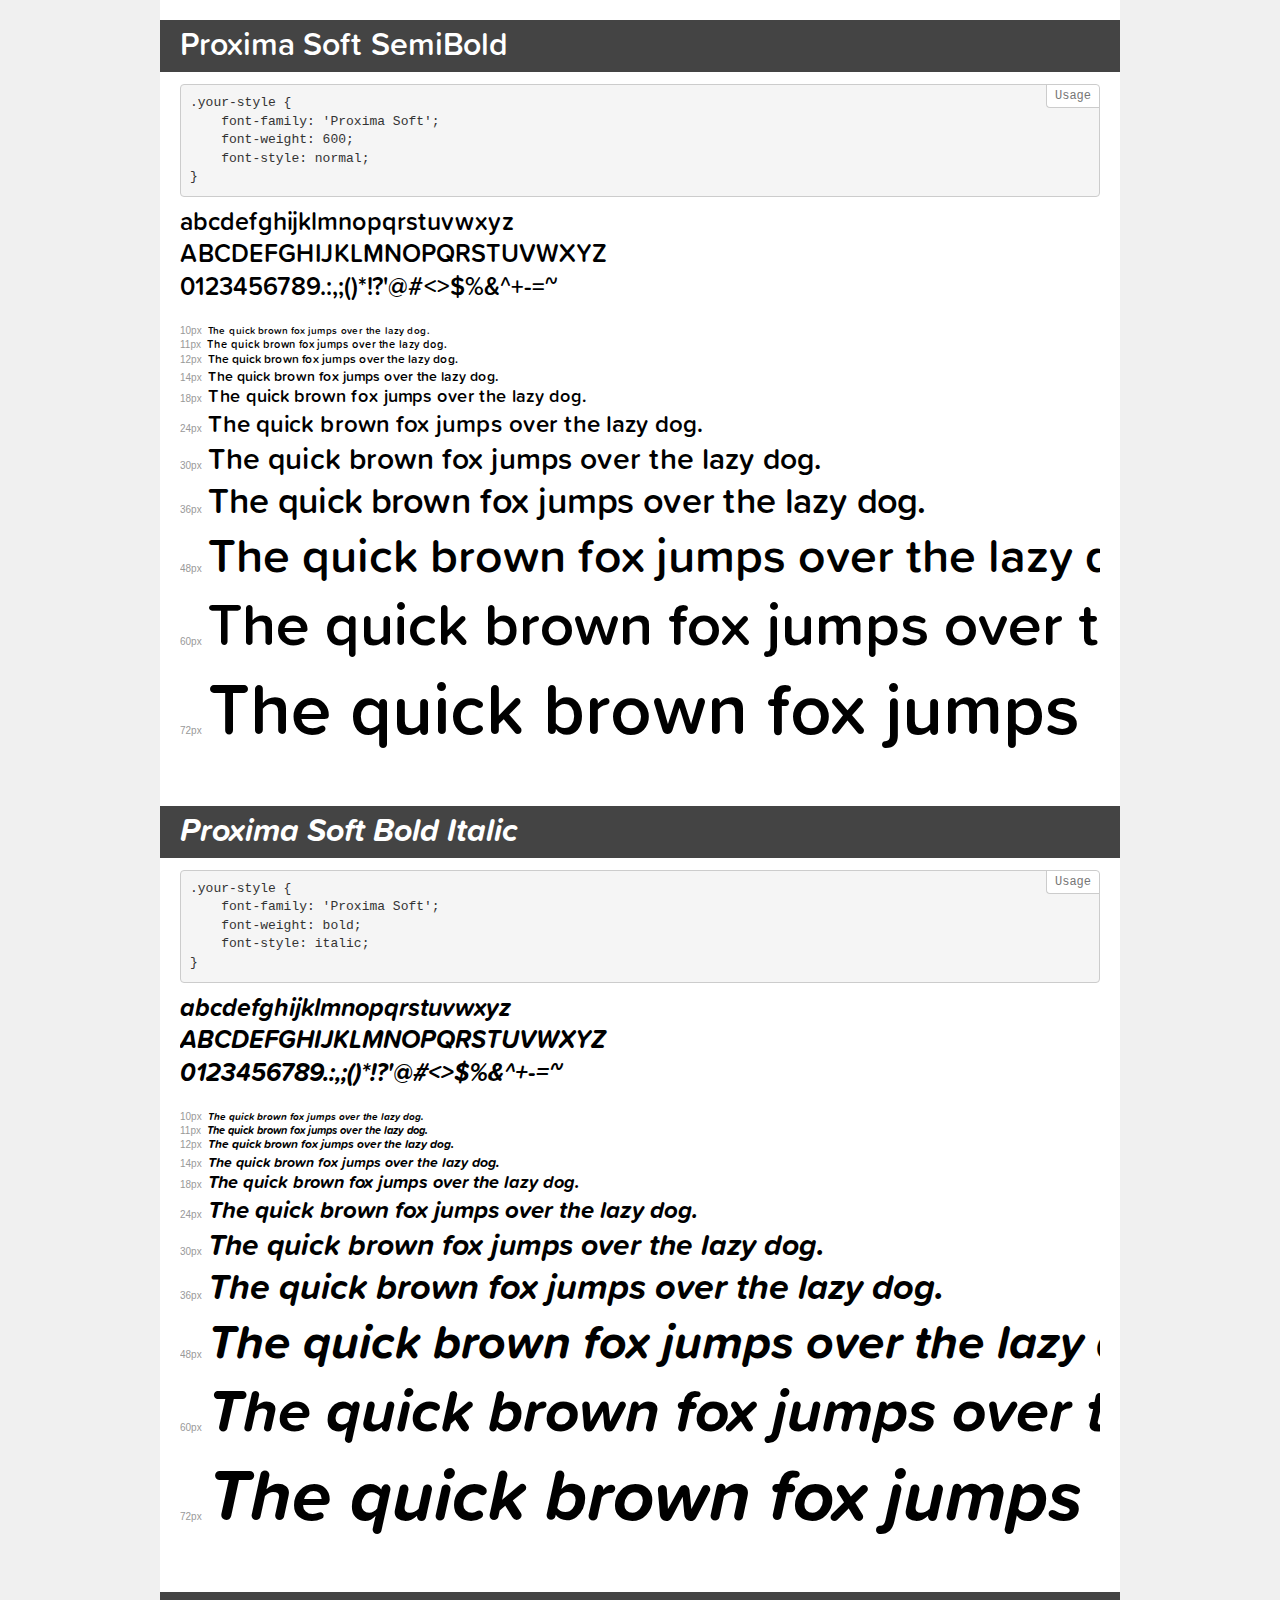
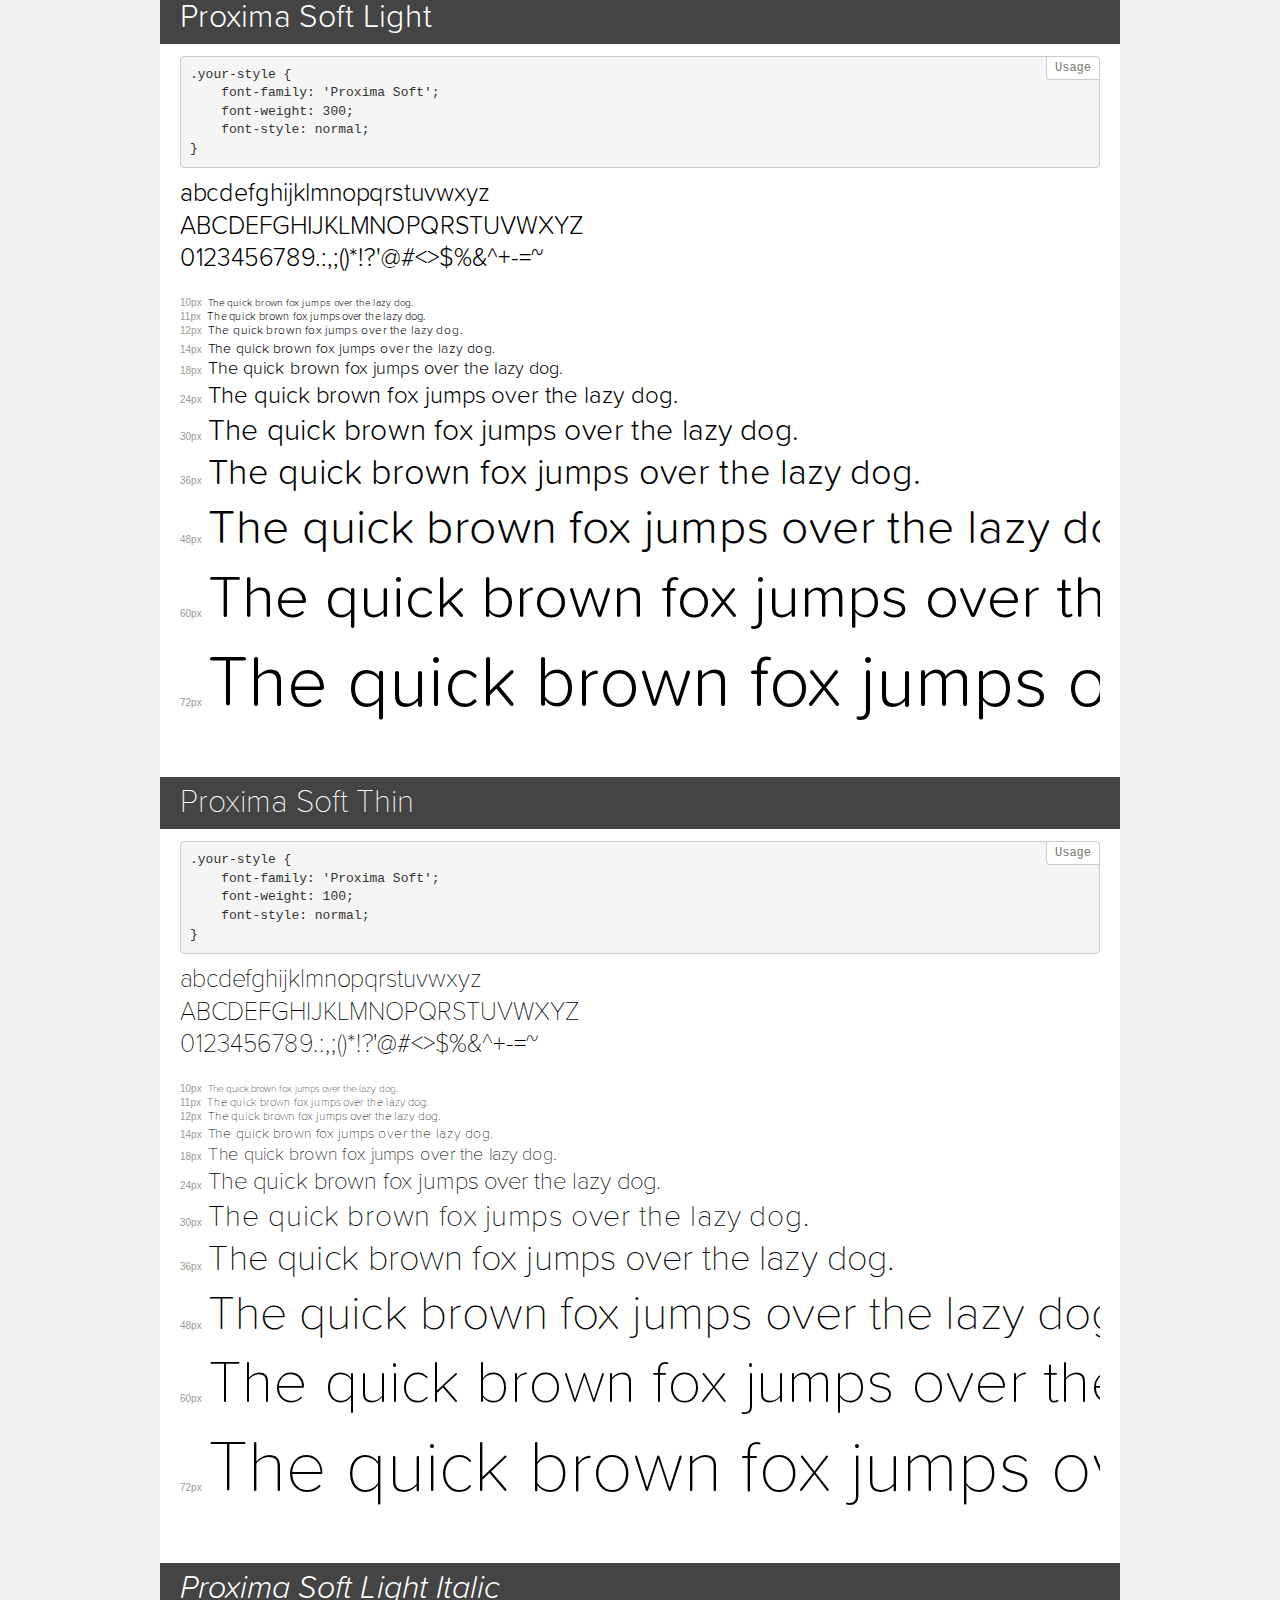
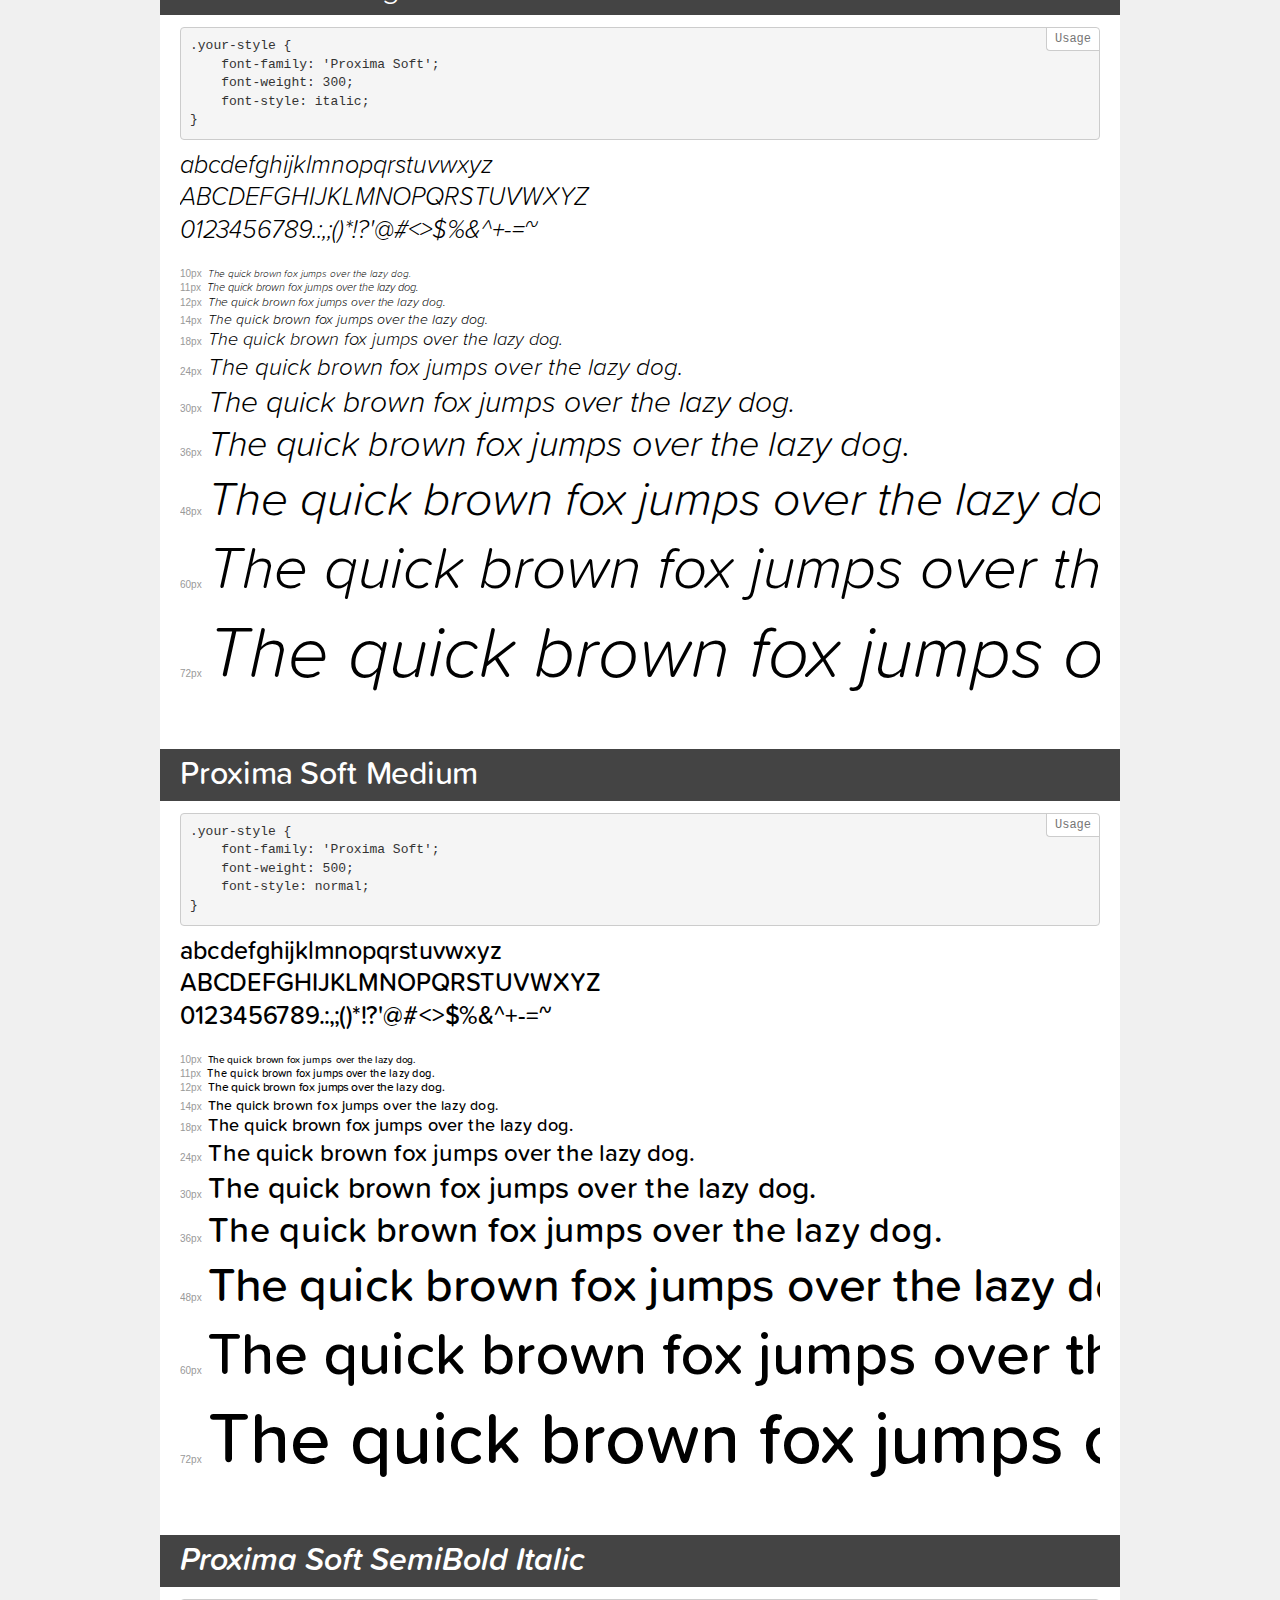
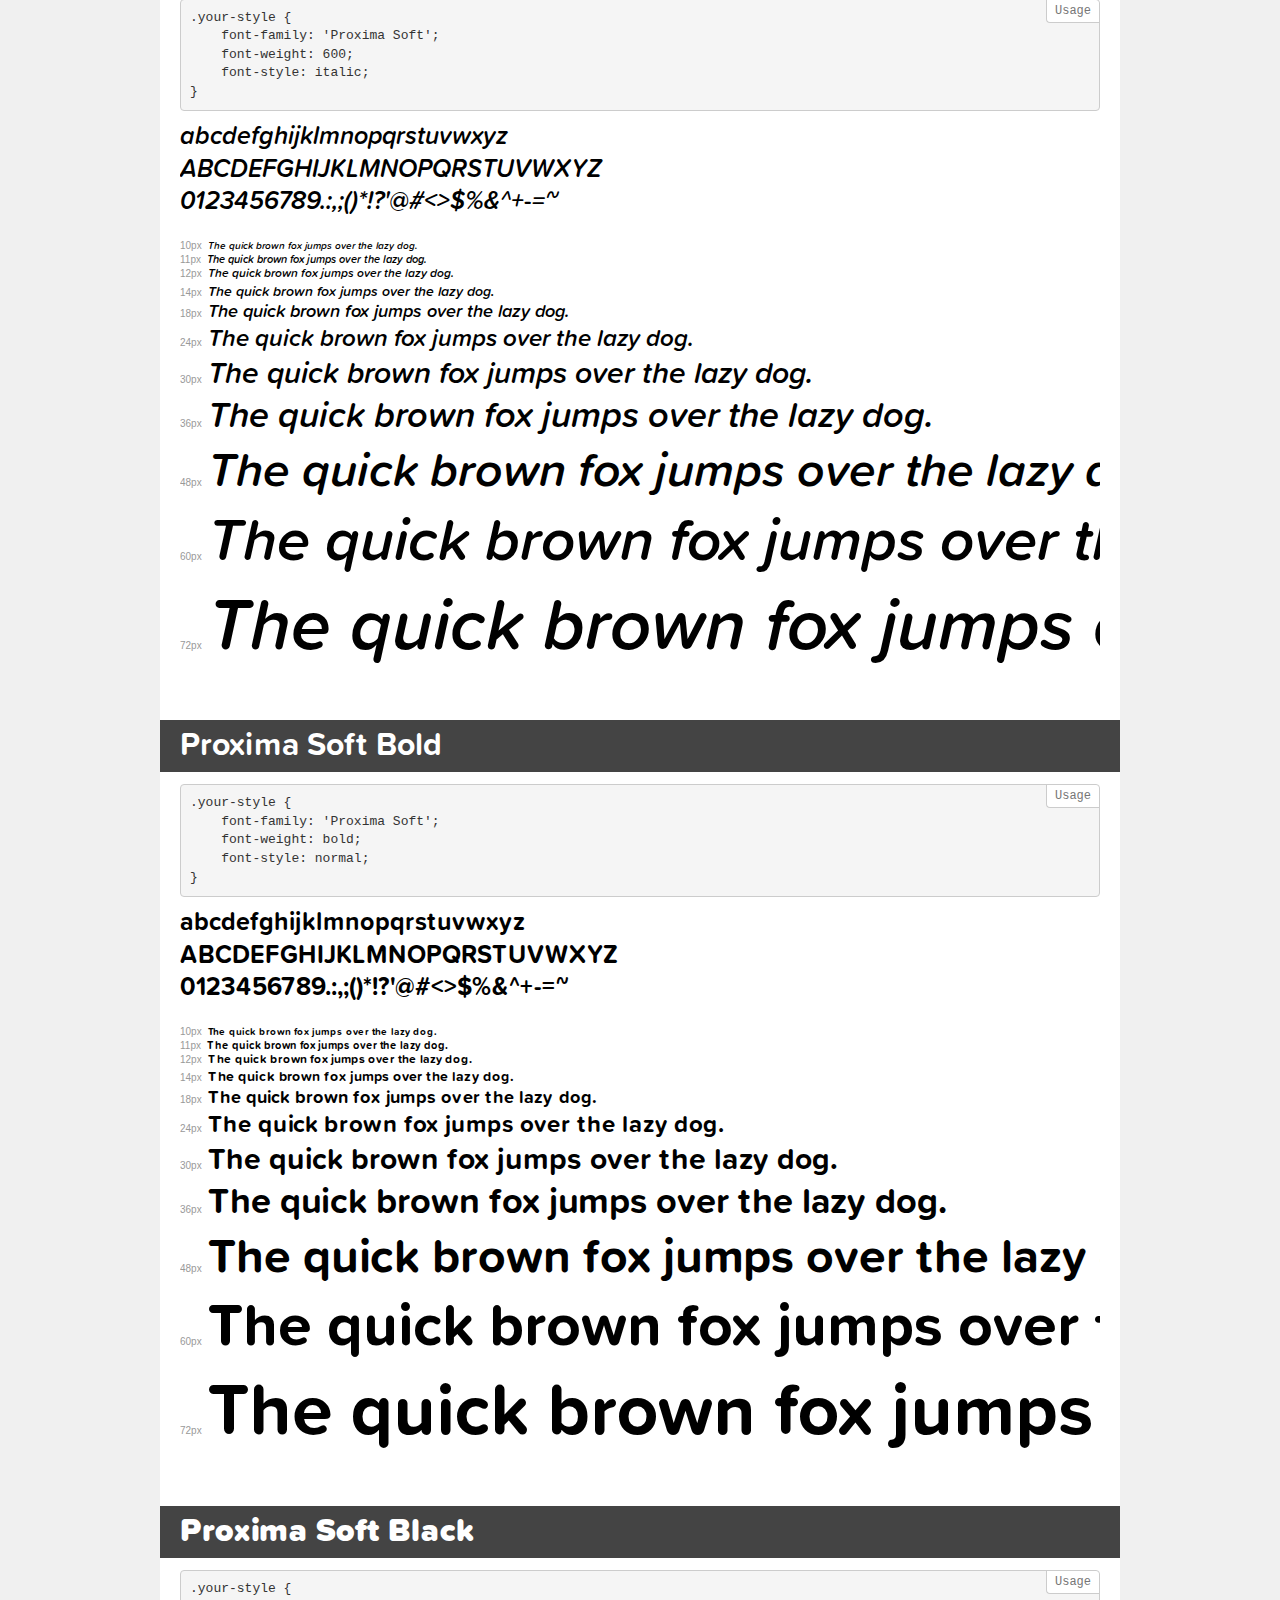
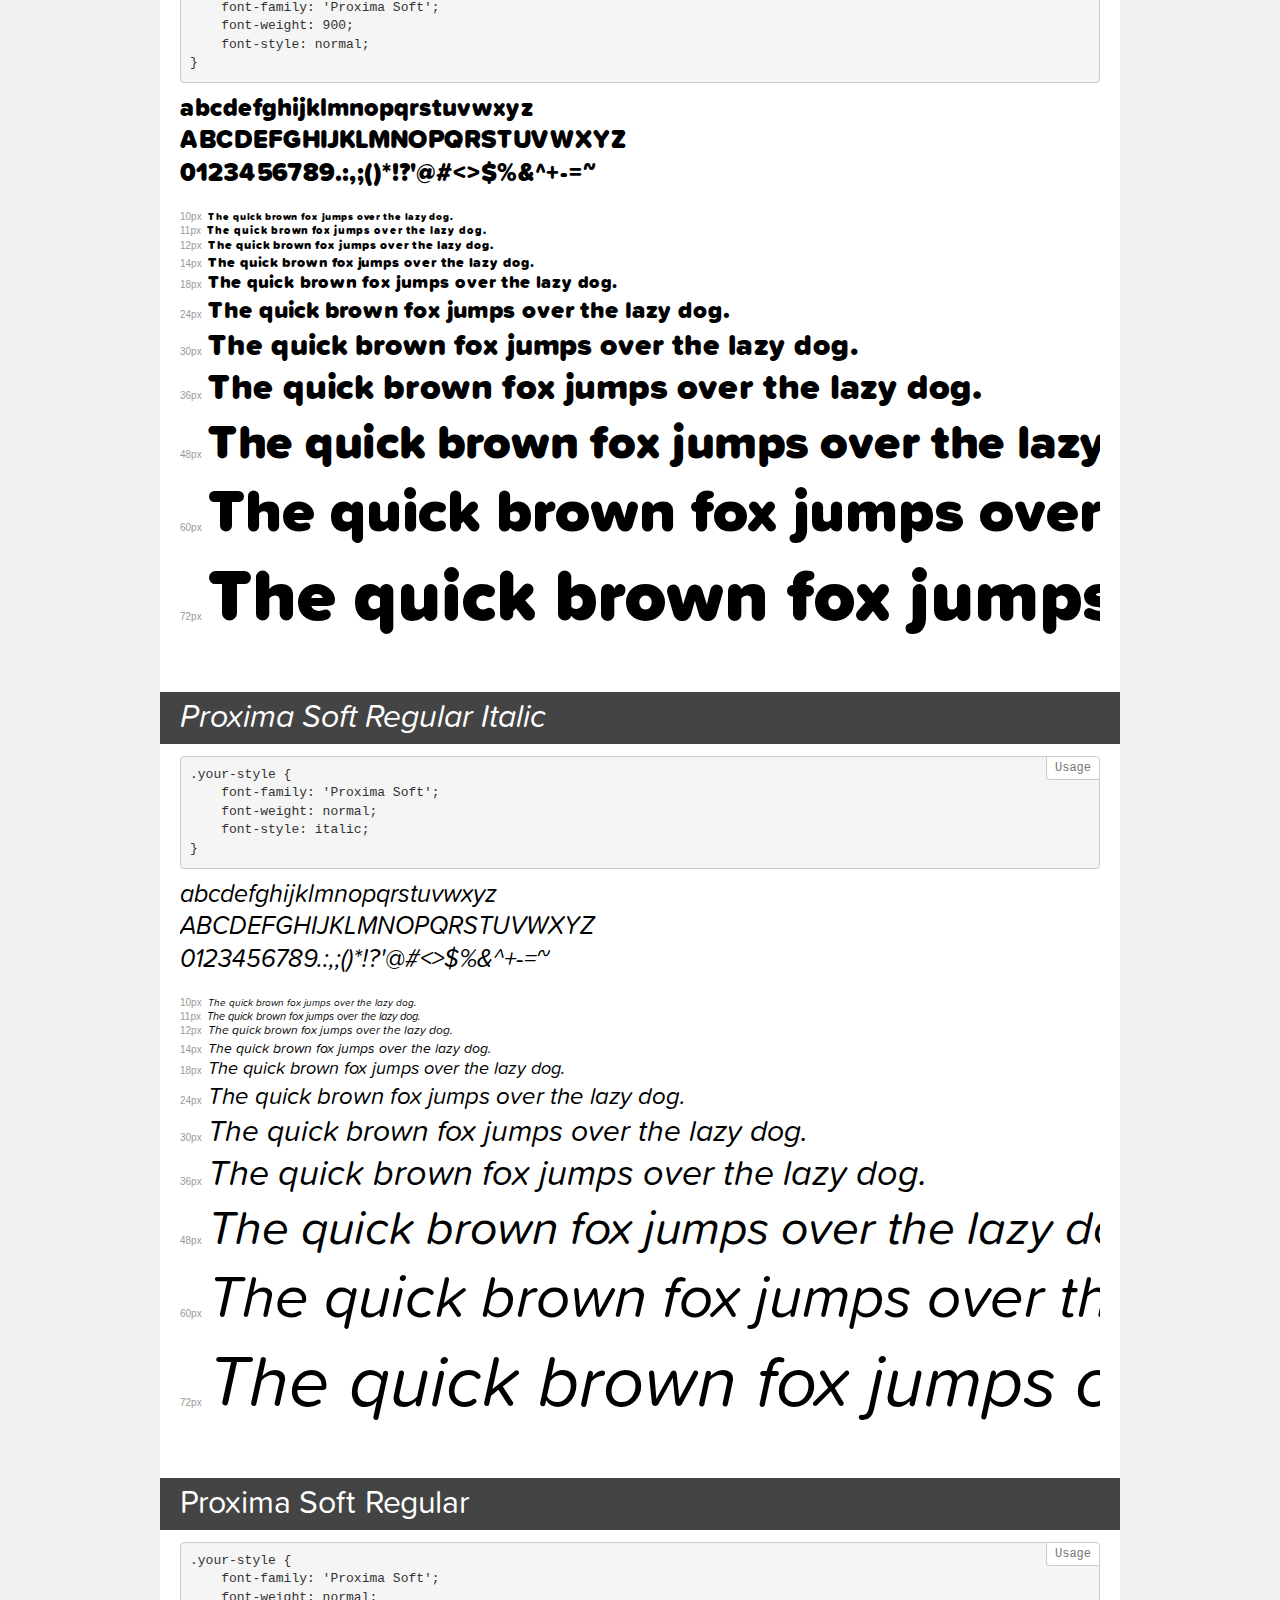
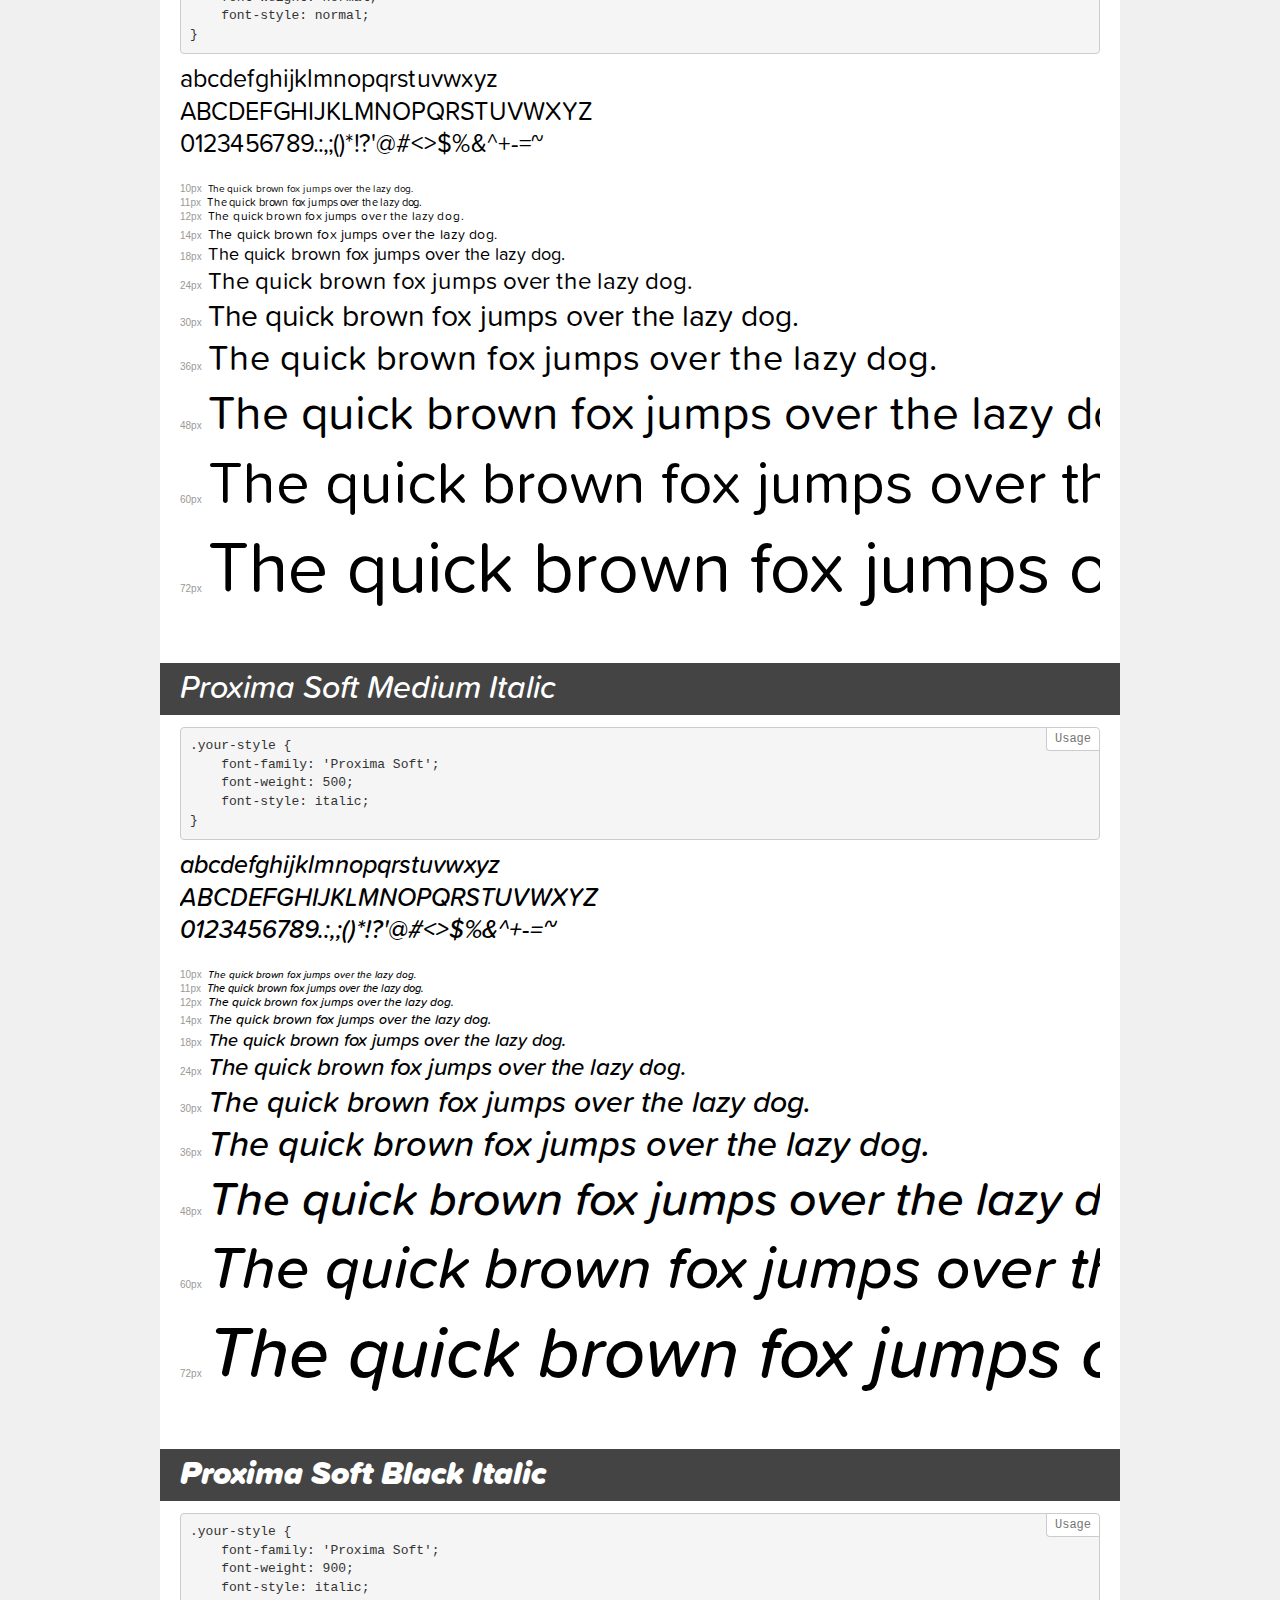
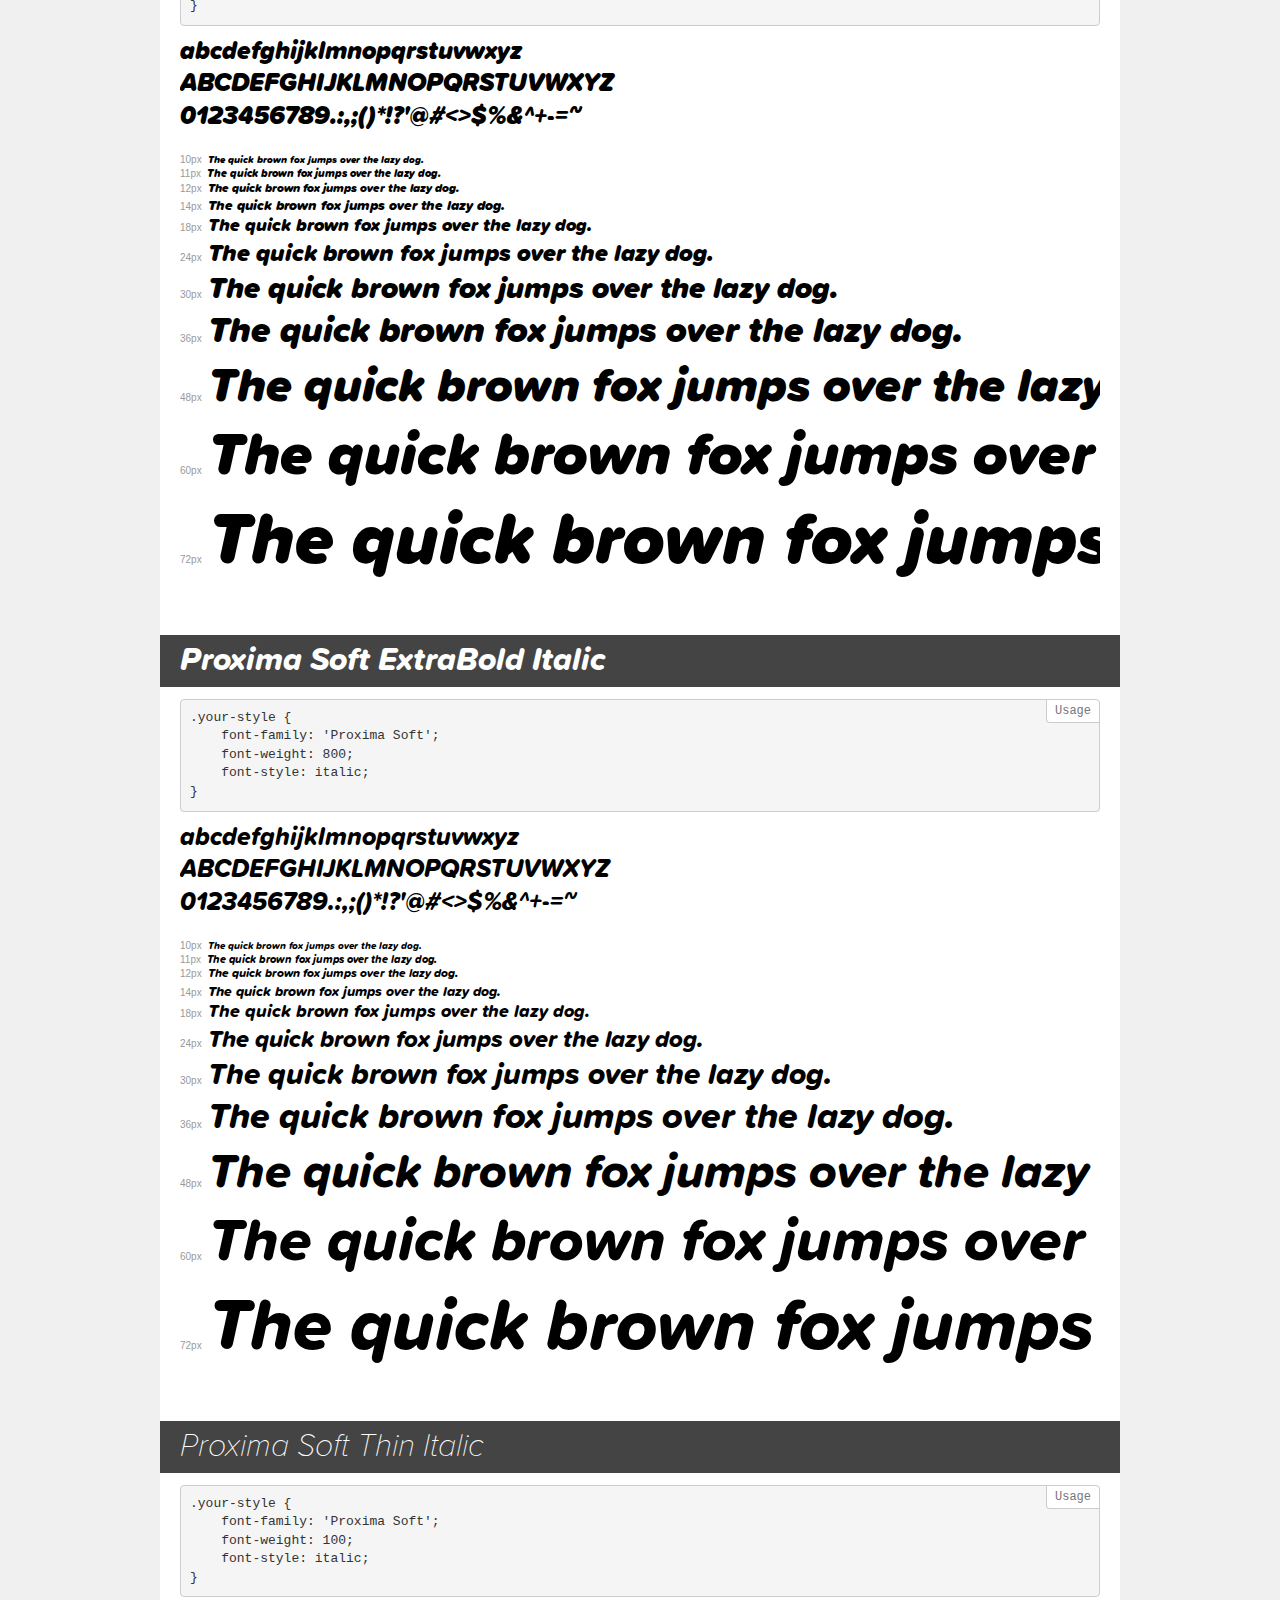
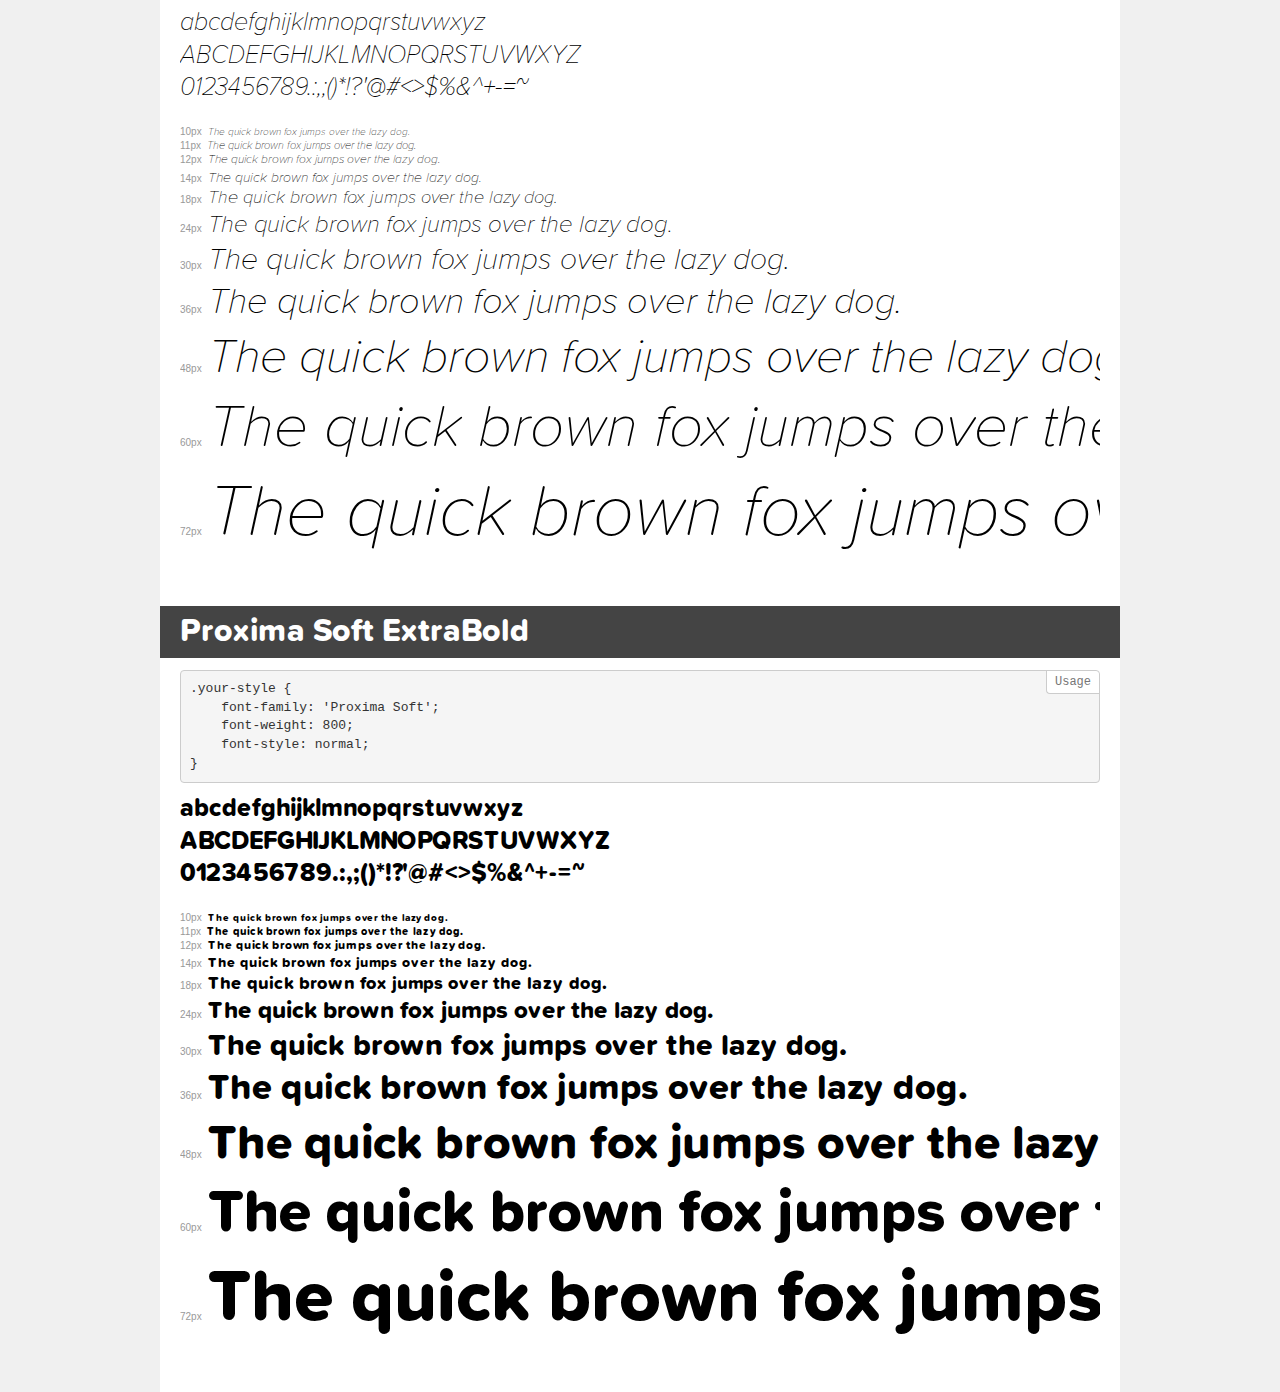
<file: assets/fonts/ProximaSoft/demo.html>
<!DOCTYPE html>
<html lang="en">
<head>
    <meta charset="utf-8">
    <meta http-equiv="X-UA-Compatible" content="IE=edge">
    <meta name="viewport" content="width=device-width, initial-scale=1">
    <meta name="robots" content="noindex, noarchive">
    <meta name="format-detection" content="telephone=no">
    <title>Transfonter demo</title>
    <link href="stylesheet.css" rel="stylesheet">
    <style>
        /*
        http://meyerweb.com/eric/tools/css/reset/
        v2.0 | 20110126
        License: none (public domain)
        */
        html, body, div, span, applet, object, iframe,
        h1, h2, h3, h4, h5, h6, p, blockquote, pre,
        a, abbr, acronym, address, big, cite, code,
        del, dfn, em, img, ins, kbd, q, s, samp,
        small, strike, strong, sub, sup, tt, var,
        b, u, i, center,
        dl, dt, dd, ol, ul, li,
        fieldset, form, label, legend,
        table, caption, tbody, tfoot, thead, tr, th, td,
        article, aside, canvas, details, embed,
        figure, figcaption, footer, header, hgroup,
        menu, nav, output, ruby, section, summary,
        time, mark, audio, video {
            margin: 0;
            padding: 0;
            border: 0;
            font-size: 100%;
            font: inherit;
            vertical-align: baseline;
        }
        /* HTML5 display-role reset for older browsers */
        article, aside, details, figcaption, figure,
        footer, header, hgroup, menu, nav, section {
            display: block;
        }
        body {
            line-height: 1;
        }
        ol, ul {
            list-style: none;
        }
        blockquote, q {
            quotes: none;
        }
        blockquote:before, blockquote:after,
        q:before, q:after {
            content: '';
            content: none;
        }
        table {
            border-collapse: collapse;
            border-spacing: 0;
        }
        /* demo styles */
        body {
            background: #f0f0f0;
            color: #000;
        }
        .page {
            background: #fff;
            width: 920px;
            margin: 0 auto;
            padding: 20px 20px 0 20px;
            overflow: hidden;
        }
        .font-container {
            overflow-x: auto;
            overflow-y: hidden;
            margin-bottom: 40px;
            line-height: 1.3;
            white-space: nowrap;
            padding-bottom: 5px;
        }
        h1 {
            position: relative;
            background: #444;
            font-size: 32px;
            color: #fff;
            padding: 10px 20px;
            margin: 0 -20px 12px -20px;
        }
        .letters {
            font-size: 25px;
            margin-bottom: 20px;
        }
        .s10:before {
            content: '10px';
        }
        .s11:before {
            content: '11px';
        }
        .s12:before {
            content: '12px';
        }
        .s14:before {
            content: '14px';
        }
        .s18:before {
            content: '18px';
        }
        .s24:before {
            content: '24px';
        }
        .s30:before {
            content: '30px';
        }
        .s36:before {
            content: '36px';
        }
        .s48:before {
            content: '48px';
        }
        .s60:before {
            content: '60px';
        }
        .s72:before {
            content: '72px';
        }
        .s10:before, .s11:before, .s12:before, .s14:before,
        .s18:before, .s24:before, .s30:before, .s36:before,
        .s48:before, .s60:before, .s72:before {
            font-family: Arial, sans-serif;
            font-size: 10px;
            font-weight: normal;
            font-style: normal;
            color: #999;
            padding-right: 6px;
        }
        pre {
            display: block;
            position: relative;
            padding: 9px;
            margin: 0 0 10px;
            font-family: Monaco, Menlo, Consolas, "Courier New", monospace;
            font-size: 13px;
            line-height: 1.428571429;
            color: #333;
            font-weight: normal;
            font-style: normal;
            background-color: #f5f5f5;
            border: 1px solid #ccc;
            overflow-x: auto;
            border-radius: 4px;
        }
        pre:after {
            display: block;
            position: absolute;
            right: 0;
            top: 0;
            content: 'Usage';
            line-height: 1;
            padding: 5px 8px;
            font-size: 12px;
            color: #767676;
            background-color: #fff;
            border: 1px solid #ccc;
            border-right: none;
            border-top: none;
            border-radius: 0 4px 0 4px;
            z-index: 10;
        }
        /* responsive */
        @media (max-width: 959px) {
            .page {
                width: auto;
                margin: 0;
            }
        }
    </style>
</head>
<body>
<div class="page">
    <div class="demo">
        <h1 style="font-family: 'Proxima Soft'; font-weight: 600; font-style: normal;">Proxima Soft SemiBold</h1>
        <pre>.your-style {
    font-family: 'Proxima Soft';
    font-weight: 600;
    font-style: normal;
}</pre>
        <div class="font-container" style="font-family: 'Proxima Soft'; font-weight: 600; font-style: normal;">
            <p class="letters">
                abcdefghijklmnopqrstuvwxyz<br>
ABCDEFGHIJKLMNOPQRSTUVWXYZ<br>
                0123456789.:,;()*!?'@#<>$%&^+-=~
            </p>
            <p class="s10" style="font-size: 10px;">The quick brown fox jumps over the lazy dog.</p>
            <p class="s11" style="font-size: 11px;">The quick brown fox jumps over the lazy dog.</p>
            <p class="s12" style="font-size: 12px;">The quick brown fox jumps over the lazy dog.</p>
            <p class="s14" style="font-size: 14px;">The quick brown fox jumps over the lazy dog.</p>
            <p class="s18" style="font-size: 18px;">The quick brown fox jumps over the lazy dog.</p>
            <p class="s24" style="font-size: 24px;">The quick brown fox jumps over the lazy dog.</p>
            <p class="s30" style="font-size: 30px;">The quick brown fox jumps over the lazy dog.</p>
            <p class="s36" style="font-size: 36px;">The quick brown fox jumps over the lazy dog.</p>
            <p class="s48" style="font-size: 48px;">The quick brown fox jumps over the lazy dog.</p>
            <p class="s60" style="font-size: 60px;">The quick brown fox jumps over the lazy dog.</p>
            <p class="s72" style="font-size: 72px;">The quick brown fox jumps over the lazy dog.</p>
        </div>
    </div>
    <div class="demo">
        <h1 style="font-family: 'Proxima Soft'; font-weight: bold; font-style: italic;">Proxima Soft Bold Italic</h1>
        <pre>.your-style {
    font-family: 'Proxima Soft';
    font-weight: bold;
    font-style: italic;
}</pre>
        <div class="font-container" style="font-family: 'Proxima Soft'; font-weight: bold; font-style: italic;">
            <p class="letters">
                abcdefghijklmnopqrstuvwxyz<br>
ABCDEFGHIJKLMNOPQRSTUVWXYZ<br>
                0123456789.:,;()*!?'@#<>$%&^+-=~
            </p>
            <p class="s10" style="font-size: 10px;">The quick brown fox jumps over the lazy dog.</p>
            <p class="s11" style="font-size: 11px;">The quick brown fox jumps over the lazy dog.</p>
            <p class="s12" style="font-size: 12px;">The quick brown fox jumps over the lazy dog.</p>
            <p class="s14" style="font-size: 14px;">The quick brown fox jumps over the lazy dog.</p>
            <p class="s18" style="font-size: 18px;">The quick brown fox jumps over the lazy dog.</p>
            <p class="s24" style="font-size: 24px;">The quick brown fox jumps over the lazy dog.</p>
            <p class="s30" style="font-size: 30px;">The quick brown fox jumps over the lazy dog.</p>
            <p class="s36" style="font-size: 36px;">The quick brown fox jumps over the lazy dog.</p>
            <p class="s48" style="font-size: 48px;">The quick brown fox jumps over the lazy dog.</p>
            <p class="s60" style="font-size: 60px;">The quick brown fox jumps over the lazy dog.</p>
            <p class="s72" style="font-size: 72px;">The quick brown fox jumps over the lazy dog.</p>
        </div>
    </div>
    <div class="demo">
        <h1 style="font-family: 'Proxima Soft'; font-weight: 300; font-style: normal;">Proxima Soft Light</h1>
        <pre>.your-style {
    font-family: 'Proxima Soft';
    font-weight: 300;
    font-style: normal;
}</pre>
        <div class="font-container" style="font-family: 'Proxima Soft'; font-weight: 300; font-style: normal;">
            <p class="letters">
                abcdefghijklmnopqrstuvwxyz<br>
ABCDEFGHIJKLMNOPQRSTUVWXYZ<br>
                0123456789.:,;()*!?'@#<>$%&^+-=~
            </p>
            <p class="s10" style="font-size: 10px;">The quick brown fox jumps over the lazy dog.</p>
            <p class="s11" style="font-size: 11px;">The quick brown fox jumps over the lazy dog.</p>
            <p class="s12" style="font-size: 12px;">The quick brown fox jumps over the lazy dog.</p>
            <p class="s14" style="font-size: 14px;">The quick brown fox jumps over the lazy dog.</p>
            <p class="s18" style="font-size: 18px;">The quick brown fox jumps over the lazy dog.</p>
            <p class="s24" style="font-size: 24px;">The quick brown fox jumps over the lazy dog.</p>
            <p class="s30" style="font-size: 30px;">The quick brown fox jumps over the lazy dog.</p>
            <p class="s36" style="font-size: 36px;">The quick brown fox jumps over the lazy dog.</p>
            <p class="s48" style="font-size: 48px;">The quick brown fox jumps over the lazy dog.</p>
            <p class="s60" style="font-size: 60px;">The quick brown fox jumps over the lazy dog.</p>
            <p class="s72" style="font-size: 72px;">The quick brown fox jumps over the lazy dog.</p>
        </div>
    </div>
    <div class="demo">
        <h1 style="font-family: 'Proxima Soft'; font-weight: 100; font-style: normal;">Proxima Soft Thin</h1>
        <pre>.your-style {
    font-family: 'Proxima Soft';
    font-weight: 100;
    font-style: normal;
}</pre>
        <div class="font-container" style="font-family: 'Proxima Soft'; font-weight: 100; font-style: normal;">
            <p class="letters">
                abcdefghijklmnopqrstuvwxyz<br>
ABCDEFGHIJKLMNOPQRSTUVWXYZ<br>
                0123456789.:,;()*!?'@#<>$%&^+-=~
            </p>
            <p class="s10" style="font-size: 10px;">The quick brown fox jumps over the lazy dog.</p>
            <p class="s11" style="font-size: 11px;">The quick brown fox jumps over the lazy dog.</p>
            <p class="s12" style="font-size: 12px;">The quick brown fox jumps over the lazy dog.</p>
            <p class="s14" style="font-size: 14px;">The quick brown fox jumps over the lazy dog.</p>
            <p class="s18" style="font-size: 18px;">The quick brown fox jumps over the lazy dog.</p>
            <p class="s24" style="font-size: 24px;">The quick brown fox jumps over the lazy dog.</p>
            <p class="s30" style="font-size: 30px;">The quick brown fox jumps over the lazy dog.</p>
            <p class="s36" style="font-size: 36px;">The quick brown fox jumps over the lazy dog.</p>
            <p class="s48" style="font-size: 48px;">The quick brown fox jumps over the lazy dog.</p>
            <p class="s60" style="font-size: 60px;">The quick brown fox jumps over the lazy dog.</p>
            <p class="s72" style="font-size: 72px;">The quick brown fox jumps over the lazy dog.</p>
        </div>
    </div>
    <div class="demo">
        <h1 style="font-family: 'Proxima Soft'; font-weight: 300; font-style: italic;">Proxima Soft Light Italic</h1>
        <pre>.your-style {
    font-family: 'Proxima Soft';
    font-weight: 300;
    font-style: italic;
}</pre>
        <div class="font-container" style="font-family: 'Proxima Soft'; font-weight: 300; font-style: italic;">
            <p class="letters">
                abcdefghijklmnopqrstuvwxyz<br>
ABCDEFGHIJKLMNOPQRSTUVWXYZ<br>
                0123456789.:,;()*!?'@#<>$%&^+-=~
            </p>
            <p class="s10" style="font-size: 10px;">The quick brown fox jumps over the lazy dog.</p>
            <p class="s11" style="font-size: 11px;">The quick brown fox jumps over the lazy dog.</p>
            <p class="s12" style="font-size: 12px;">The quick brown fox jumps over the lazy dog.</p>
            <p class="s14" style="font-size: 14px;">The quick brown fox jumps over the lazy dog.</p>
            <p class="s18" style="font-size: 18px;">The quick brown fox jumps over the lazy dog.</p>
            <p class="s24" style="font-size: 24px;">The quick brown fox jumps over the lazy dog.</p>
            <p class="s30" style="font-size: 30px;">The quick brown fox jumps over the lazy dog.</p>
            <p class="s36" style="font-size: 36px;">The quick brown fox jumps over the lazy dog.</p>
            <p class="s48" style="font-size: 48px;">The quick brown fox jumps over the lazy dog.</p>
            <p class="s60" style="font-size: 60px;">The quick brown fox jumps over the lazy dog.</p>
            <p class="s72" style="font-size: 72px;">The quick brown fox jumps over the lazy dog.</p>
        </div>
    </div>
    <div class="demo">
        <h1 style="font-family: 'Proxima Soft'; font-weight: 500; font-style: normal;">Proxima Soft Medium</h1>
        <pre>.your-style {
    font-family: 'Proxima Soft';
    font-weight: 500;
    font-style: normal;
}</pre>
        <div class="font-container" style="font-family: 'Proxima Soft'; font-weight: 500; font-style: normal;">
            <p class="letters">
                abcdefghijklmnopqrstuvwxyz<br>
ABCDEFGHIJKLMNOPQRSTUVWXYZ<br>
                0123456789.:,;()*!?'@#<>$%&^+-=~
            </p>
            <p class="s10" style="font-size: 10px;">The quick brown fox jumps over the lazy dog.</p>
            <p class="s11" style="font-size: 11px;">The quick brown fox jumps over the lazy dog.</p>
            <p class="s12" style="font-size: 12px;">The quick brown fox jumps over the lazy dog.</p>
            <p class="s14" style="font-size: 14px;">The quick brown fox jumps over the lazy dog.</p>
            <p class="s18" style="font-size: 18px;">The quick brown fox jumps over the lazy dog.</p>
            <p class="s24" style="font-size: 24px;">The quick brown fox jumps over the lazy dog.</p>
            <p class="s30" style="font-size: 30px;">The quick brown fox jumps over the lazy dog.</p>
            <p class="s36" style="font-size: 36px;">The quick brown fox jumps over the lazy dog.</p>
            <p class="s48" style="font-size: 48px;">The quick brown fox jumps over the lazy dog.</p>
            <p class="s60" style="font-size: 60px;">The quick brown fox jumps over the lazy dog.</p>
            <p class="s72" style="font-size: 72px;">The quick brown fox jumps over the lazy dog.</p>
        </div>
    </div>
    <div class="demo">
        <h1 style="font-family: 'Proxima Soft'; font-weight: 600; font-style: italic;">Proxima Soft SemiBold Italic</h1>
        <pre>.your-style {
    font-family: 'Proxima Soft';
    font-weight: 600;
    font-style: italic;
}</pre>
        <div class="font-container" style="font-family: 'Proxima Soft'; font-weight: 600; font-style: italic;">
            <p class="letters">
                abcdefghijklmnopqrstuvwxyz<br>
ABCDEFGHIJKLMNOPQRSTUVWXYZ<br>
                0123456789.:,;()*!?'@#<>$%&^+-=~
            </p>
            <p class="s10" style="font-size: 10px;">The quick brown fox jumps over the lazy dog.</p>
            <p class="s11" style="font-size: 11px;">The quick brown fox jumps over the lazy dog.</p>
            <p class="s12" style="font-size: 12px;">The quick brown fox jumps over the lazy dog.</p>
            <p class="s14" style="font-size: 14px;">The quick brown fox jumps over the lazy dog.</p>
            <p class="s18" style="font-size: 18px;">The quick brown fox jumps over the lazy dog.</p>
            <p class="s24" style="font-size: 24px;">The quick brown fox jumps over the lazy dog.</p>
            <p class="s30" style="font-size: 30px;">The quick brown fox jumps over the lazy dog.</p>
            <p class="s36" style="font-size: 36px;">The quick brown fox jumps over the lazy dog.</p>
            <p class="s48" style="font-size: 48px;">The quick brown fox jumps over the lazy dog.</p>
            <p class="s60" style="font-size: 60px;">The quick brown fox jumps over the lazy dog.</p>
            <p class="s72" style="font-size: 72px;">The quick brown fox jumps over the lazy dog.</p>
        </div>
    </div>
    <div class="demo">
        <h1 style="font-family: 'Proxima Soft'; font-weight: bold; font-style: normal;">Proxima Soft Bold</h1>
        <pre>.your-style {
    font-family: 'Proxima Soft';
    font-weight: bold;
    font-style: normal;
}</pre>
        <div class="font-container" style="font-family: 'Proxima Soft'; font-weight: bold; font-style: normal;">
            <p class="letters">
                abcdefghijklmnopqrstuvwxyz<br>
ABCDEFGHIJKLMNOPQRSTUVWXYZ<br>
                0123456789.:,;()*!?'@#<>$%&^+-=~
            </p>
            <p class="s10" style="font-size: 10px;">The quick brown fox jumps over the lazy dog.</p>
            <p class="s11" style="font-size: 11px;">The quick brown fox jumps over the lazy dog.</p>
            <p class="s12" style="font-size: 12px;">The quick brown fox jumps over the lazy dog.</p>
            <p class="s14" style="font-size: 14px;">The quick brown fox jumps over the lazy dog.</p>
            <p class="s18" style="font-size: 18px;">The quick brown fox jumps over the lazy dog.</p>
            <p class="s24" style="font-size: 24px;">The quick brown fox jumps over the lazy dog.</p>
            <p class="s30" style="font-size: 30px;">The quick brown fox jumps over the lazy dog.</p>
            <p class="s36" style="font-size: 36px;">The quick brown fox jumps over the lazy dog.</p>
            <p class="s48" style="font-size: 48px;">The quick brown fox jumps over the lazy dog.</p>
            <p class="s60" style="font-size: 60px;">The quick brown fox jumps over the lazy dog.</p>
            <p class="s72" style="font-size: 72px;">The quick brown fox jumps over the lazy dog.</p>
        </div>
    </div>
    <div class="demo">
        <h1 style="font-family: 'Proxima Soft'; font-weight: 900; font-style: normal;">Proxima Soft Black</h1>
        <pre>.your-style {
    font-family: 'Proxima Soft';
    font-weight: 900;
    font-style: normal;
}</pre>
        <div class="font-container" style="font-family: 'Proxima Soft'; font-weight: 900; font-style: normal;">
            <p class="letters">
                abcdefghijklmnopqrstuvwxyz<br>
ABCDEFGHIJKLMNOPQRSTUVWXYZ<br>
                0123456789.:,;()*!?'@#<>$%&^+-=~
            </p>
            <p class="s10" style="font-size: 10px;">The quick brown fox jumps over the lazy dog.</p>
            <p class="s11" style="font-size: 11px;">The quick brown fox jumps over the lazy dog.</p>
            <p class="s12" style="font-size: 12px;">The quick brown fox jumps over the lazy dog.</p>
            <p class="s14" style="font-size: 14px;">The quick brown fox jumps over the lazy dog.</p>
            <p class="s18" style="font-size: 18px;">The quick brown fox jumps over the lazy dog.</p>
            <p class="s24" style="font-size: 24px;">The quick brown fox jumps over the lazy dog.</p>
            <p class="s30" style="font-size: 30px;">The quick brown fox jumps over the lazy dog.</p>
            <p class="s36" style="font-size: 36px;">The quick brown fox jumps over the lazy dog.</p>
            <p class="s48" style="font-size: 48px;">The quick brown fox jumps over the lazy dog.</p>
            <p class="s60" style="font-size: 60px;">The quick brown fox jumps over the lazy dog.</p>
            <p class="s72" style="font-size: 72px;">The quick brown fox jumps over the lazy dog.</p>
        </div>
    </div>
    <div class="demo">
        <h1 style="font-family: 'Proxima Soft'; font-weight: normal; font-style: italic;">Proxima Soft Regular Italic</h1>
        <pre>.your-style {
    font-family: 'Proxima Soft';
    font-weight: normal;
    font-style: italic;
}</pre>
        <div class="font-container" style="font-family: 'Proxima Soft'; font-weight: normal; font-style: italic;">
            <p class="letters">
                abcdefghijklmnopqrstuvwxyz<br>
ABCDEFGHIJKLMNOPQRSTUVWXYZ<br>
                0123456789.:,;()*!?'@#<>$%&^+-=~
            </p>
            <p class="s10" style="font-size: 10px;">The quick brown fox jumps over the lazy dog.</p>
            <p class="s11" style="font-size: 11px;">The quick brown fox jumps over the lazy dog.</p>
            <p class="s12" style="font-size: 12px;">The quick brown fox jumps over the lazy dog.</p>
            <p class="s14" style="font-size: 14px;">The quick brown fox jumps over the lazy dog.</p>
            <p class="s18" style="font-size: 18px;">The quick brown fox jumps over the lazy dog.</p>
            <p class="s24" style="font-size: 24px;">The quick brown fox jumps over the lazy dog.</p>
            <p class="s30" style="font-size: 30px;">The quick brown fox jumps over the lazy dog.</p>
            <p class="s36" style="font-size: 36px;">The quick brown fox jumps over the lazy dog.</p>
            <p class="s48" style="font-size: 48px;">The quick brown fox jumps over the lazy dog.</p>
            <p class="s60" style="font-size: 60px;">The quick brown fox jumps over the lazy dog.</p>
            <p class="s72" style="font-size: 72px;">The quick brown fox jumps over the lazy dog.</p>
        </div>
    </div>
    <div class="demo">
        <h1 style="font-family: 'Proxima Soft'; font-weight: normal; font-style: normal;">Proxima Soft Regular</h1>
        <pre>.your-style {
    font-family: 'Proxima Soft';
    font-weight: normal;
    font-style: normal;
}</pre>
        <div class="font-container" style="font-family: 'Proxima Soft'; font-weight: normal; font-style: normal;">
            <p class="letters">
                abcdefghijklmnopqrstuvwxyz<br>
ABCDEFGHIJKLMNOPQRSTUVWXYZ<br>
                0123456789.:,;()*!?'@#<>$%&^+-=~
            </p>
            <p class="s10" style="font-size: 10px;">The quick brown fox jumps over the lazy dog.</p>
            <p class="s11" style="font-size: 11px;">The quick brown fox jumps over the lazy dog.</p>
            <p class="s12" style="font-size: 12px;">The quick brown fox jumps over the lazy dog.</p>
            <p class="s14" style="font-size: 14px;">The quick brown fox jumps over the lazy dog.</p>
            <p class="s18" style="font-size: 18px;">The quick brown fox jumps over the lazy dog.</p>
            <p class="s24" style="font-size: 24px;">The quick brown fox jumps over the lazy dog.</p>
            <p class="s30" style="font-size: 30px;">The quick brown fox jumps over the lazy dog.</p>
            <p class="s36" style="font-size: 36px;">The quick brown fox jumps over the lazy dog.</p>
            <p class="s48" style="font-size: 48px;">The quick brown fox jumps over the lazy dog.</p>
            <p class="s60" style="font-size: 60px;">The quick brown fox jumps over the lazy dog.</p>
            <p class="s72" style="font-size: 72px;">The quick brown fox jumps over the lazy dog.</p>
        </div>
    </div>
    <div class="demo">
        <h1 style="font-family: 'Proxima Soft'; font-weight: 500; font-style: italic;">Proxima Soft Medium Italic</h1>
        <pre>.your-style {
    font-family: 'Proxima Soft';
    font-weight: 500;
    font-style: italic;
}</pre>
        <div class="font-container" style="font-family: 'Proxima Soft'; font-weight: 500; font-style: italic;">
            <p class="letters">
                abcdefghijklmnopqrstuvwxyz<br>
ABCDEFGHIJKLMNOPQRSTUVWXYZ<br>
                0123456789.:,;()*!?'@#<>$%&^+-=~
            </p>
            <p class="s10" style="font-size: 10px;">The quick brown fox jumps over the lazy dog.</p>
            <p class="s11" style="font-size: 11px;">The quick brown fox jumps over the lazy dog.</p>
            <p class="s12" style="font-size: 12px;">The quick brown fox jumps over the lazy dog.</p>
            <p class="s14" style="font-size: 14px;">The quick brown fox jumps over the lazy dog.</p>
            <p class="s18" style="font-size: 18px;">The quick brown fox jumps over the lazy dog.</p>
            <p class="s24" style="font-size: 24px;">The quick brown fox jumps over the lazy dog.</p>
            <p class="s30" style="font-size: 30px;">The quick brown fox jumps over the lazy dog.</p>
            <p class="s36" style="font-size: 36px;">The quick brown fox jumps over the lazy dog.</p>
            <p class="s48" style="font-size: 48px;">The quick brown fox jumps over the lazy dog.</p>
            <p class="s60" style="font-size: 60px;">The quick brown fox jumps over the lazy dog.</p>
            <p class="s72" style="font-size: 72px;">The quick brown fox jumps over the lazy dog.</p>
        </div>
    </div>
    <div class="demo">
        <h1 style="font-family: 'Proxima Soft'; font-weight: 900; font-style: italic;">Proxima Soft Black Italic</h1>
        <pre>.your-style {
    font-family: 'Proxima Soft';
    font-weight: 900;
    font-style: italic;
}</pre>
        <div class="font-container" style="font-family: 'Proxima Soft'; font-weight: 900; font-style: italic;">
            <p class="letters">
                abcdefghijklmnopqrstuvwxyz<br>
ABCDEFGHIJKLMNOPQRSTUVWXYZ<br>
                0123456789.:,;()*!?'@#<>$%&^+-=~
            </p>
            <p class="s10" style="font-size: 10px;">The quick brown fox jumps over the lazy dog.</p>
            <p class="s11" style="font-size: 11px;">The quick brown fox jumps over the lazy dog.</p>
            <p class="s12" style="font-size: 12px;">The quick brown fox jumps over the lazy dog.</p>
            <p class="s14" style="font-size: 14px;">The quick brown fox jumps over the lazy dog.</p>
            <p class="s18" style="font-size: 18px;">The quick brown fox jumps over the lazy dog.</p>
            <p class="s24" style="font-size: 24px;">The quick brown fox jumps over the lazy dog.</p>
            <p class="s30" style="font-size: 30px;">The quick brown fox jumps over the lazy dog.</p>
            <p class="s36" style="font-size: 36px;">The quick brown fox jumps over the lazy dog.</p>
            <p class="s48" style="font-size: 48px;">The quick brown fox jumps over the lazy dog.</p>
            <p class="s60" style="font-size: 60px;">The quick brown fox jumps over the lazy dog.</p>
            <p class="s72" style="font-size: 72px;">The quick brown fox jumps over the lazy dog.</p>
        </div>
    </div>
    <div class="demo">
        <h1 style="font-family: 'Proxima Soft'; font-weight: 800; font-style: italic;">Proxima Soft ExtraBold Italic</h1>
        <pre>.your-style {
    font-family: 'Proxima Soft';
    font-weight: 800;
    font-style: italic;
}</pre>
        <div class="font-container" style="font-family: 'Proxima Soft'; font-weight: 800; font-style: italic;">
            <p class="letters">
                abcdefghijklmnopqrstuvwxyz<br>
ABCDEFGHIJKLMNOPQRSTUVWXYZ<br>
                0123456789.:,;()*!?'@#<>$%&^+-=~
            </p>
            <p class="s10" style="font-size: 10px;">The quick brown fox jumps over the lazy dog.</p>
            <p class="s11" style="font-size: 11px;">The quick brown fox jumps over the lazy dog.</p>
            <p class="s12" style="font-size: 12px;">The quick brown fox jumps over the lazy dog.</p>
            <p class="s14" style="font-size: 14px;">The quick brown fox jumps over the lazy dog.</p>
            <p class="s18" style="font-size: 18px;">The quick brown fox jumps over the lazy dog.</p>
            <p class="s24" style="font-size: 24px;">The quick brown fox jumps over the lazy dog.</p>
            <p class="s30" style="font-size: 30px;">The quick brown fox jumps over the lazy dog.</p>
            <p class="s36" style="font-size: 36px;">The quick brown fox jumps over the lazy dog.</p>
            <p class="s48" style="font-size: 48px;">The quick brown fox jumps over the lazy dog.</p>
            <p class="s60" style="font-size: 60px;">The quick brown fox jumps over the lazy dog.</p>
            <p class="s72" style="font-size: 72px;">The quick brown fox jumps over the lazy dog.</p>
        </div>
    </div>
    <div class="demo">
        <h1 style="font-family: 'Proxima Soft'; font-weight: 100; font-style: italic;">Proxima Soft Thin Italic</h1>
        <pre>.your-style {
    font-family: 'Proxima Soft';
    font-weight: 100;
    font-style: italic;
}</pre>
        <div class="font-container" style="font-family: 'Proxima Soft'; font-weight: 100; font-style: italic;">
            <p class="letters">
                abcdefghijklmnopqrstuvwxyz<br>
ABCDEFGHIJKLMNOPQRSTUVWXYZ<br>
                0123456789.:,;()*!?'@#<>$%&^+-=~
            </p>
            <p class="s10" style="font-size: 10px;">The quick brown fox jumps over the lazy dog.</p>
            <p class="s11" style="font-size: 11px;">The quick brown fox jumps over the lazy dog.</p>
            <p class="s12" style="font-size: 12px;">The quick brown fox jumps over the lazy dog.</p>
            <p class="s14" style="font-size: 14px;">The quick brown fox jumps over the lazy dog.</p>
            <p class="s18" style="font-size: 18px;">The quick brown fox jumps over the lazy dog.</p>
            <p class="s24" style="font-size: 24px;">The quick brown fox jumps over the lazy dog.</p>
            <p class="s30" style="font-size: 30px;">The quick brown fox jumps over the lazy dog.</p>
            <p class="s36" style="font-size: 36px;">The quick brown fox jumps over the lazy dog.</p>
            <p class="s48" style="font-size: 48px;">The quick brown fox jumps over the lazy dog.</p>
            <p class="s60" style="font-size: 60px;">The quick brown fox jumps over the lazy dog.</p>
            <p class="s72" style="font-size: 72px;">The quick brown fox jumps over the lazy dog.</p>
        </div>
    </div>
    <div class="demo">
        <h1 style="font-family: 'Proxima Soft'; font-weight: 800; font-style: normal;">Proxima Soft ExtraBold</h1>
        <pre>.your-style {
    font-family: 'Proxima Soft';
    font-weight: 800;
    font-style: normal;
}</pre>
        <div class="font-container" style="font-family: 'Proxima Soft'; font-weight: 800; font-style: normal;">
            <p class="letters">
                abcdefghijklmnopqrstuvwxyz<br>
ABCDEFGHIJKLMNOPQRSTUVWXYZ<br>
                0123456789.:,;()*!?'@#<>$%&^+-=~
            </p>
            <p class="s10" style="font-size: 10px;">The quick brown fox jumps over the lazy dog.</p>
            <p class="s11" style="font-size: 11px;">The quick brown fox jumps over the lazy dog.</p>
            <p class="s12" style="font-size: 12px;">The quick brown fox jumps over the lazy dog.</p>
            <p class="s14" style="font-size: 14px;">The quick brown fox jumps over the lazy dog.</p>
            <p class="s18" style="font-size: 18px;">The quick brown fox jumps over the lazy dog.</p>
            <p class="s24" style="font-size: 24px;">The quick brown fox jumps over the lazy dog.</p>
            <p class="s30" style="font-size: 30px;">The quick brown fox jumps over the lazy dog.</p>
            <p class="s36" style="font-size: 36px;">The quick brown fox jumps over the lazy dog.</p>
            <p class="s48" style="font-size: 48px;">The quick brown fox jumps over the lazy dog.</p>
            <p class="s60" style="font-size: 60px;">The quick brown fox jumps over the lazy dog.</p>
            <p class="s72" style="font-size: 72px;">The quick brown fox jumps over the lazy dog.</p>
        </div>
    </div>
</div>
</body>
</html>
</file>
<file: assets/fonts/ProximaSoft/stylesheet.css>
@font-face {
    font-family: 'Proxima Soft';
    src: url('ProximaSoft-SemiBold.eot');
    src: local('Proxima Soft SemiBold'), local('ProximaSoft-SemiBold'),
        url('ProximaSoft-SemiBold.eot?#iefix') format('embedded-opentype'),
        url('ProximaSoft-SemiBold.woff2') format('woff2'),
        url('ProximaSoft-SemiBold.woff') format('woff'),
        url('ProximaSoft-SemiBold.ttf') format('truetype');
    font-weight: 600;
    font-style: normal;
}

@font-face {
    font-family: 'Proxima Soft';
    src: url('ProximaSoft-BoldIt.eot');
    src: local('Proxima Soft Bold Italic'), local('ProximaSoft-BoldIt'),
        url('ProximaSoft-BoldIt.eot?#iefix') format('embedded-opentype'),
        url('ProximaSoft-BoldIt.woff2') format('woff2'),
        url('ProximaSoft-BoldIt.woff') format('woff'),
        url('ProximaSoft-BoldIt.ttf') format('truetype');
    font-weight: bold;
    font-style: italic;
}

@font-face {
    font-family: 'Proxima Soft';
    src: url('ProximaSoft-Light.eot');
    src: local('Proxima Soft Light'), local('ProximaSoft-Light'),
        url('ProximaSoft-Light.eot?#iefix') format('embedded-opentype'),
        url('ProximaSoft-Light.woff2') format('woff2'),
        url('ProximaSoft-Light.woff') format('woff'),
        url('ProximaSoft-Light.ttf') format('truetype');
    font-weight: 300;
    font-style: normal;
}

@font-face {
    font-family: 'Proxima Soft';
    src: url('ProximaSoft-Thin.eot');
    src: local('Proxima Soft Thin'), local('ProximaSoft-Thin'),
        url('ProximaSoft-Thin.eot?#iefix') format('embedded-opentype'),
        url('ProximaSoft-Thin.woff2') format('woff2'),
        url('ProximaSoft-Thin.woff') format('woff'),
        url('ProximaSoft-Thin.ttf') format('truetype');
    font-weight: 100;
    font-style: normal;
}

@font-face {
    font-family: 'Proxima Soft';
    src: url('ProximaSoft-LightIt.eot');
    src: local('Proxima Soft Light Italic'), local('ProximaSoft-LightIt'),
        url('ProximaSoft-LightIt.eot?#iefix') format('embedded-opentype'),
        url('ProximaSoft-LightIt.woff2') format('woff2'),
        url('ProximaSoft-LightIt.woff') format('woff'),
        url('ProximaSoft-LightIt.ttf') format('truetype');
    font-weight: 300;
    font-style: italic;
}

@font-face {
    font-family: 'Proxima Soft';
    src: url('ProximaSoft-Medium.eot');
    src: local('Proxima Soft Medium'), local('ProximaSoft-Medium'),
        url('ProximaSoft-Medium.eot?#iefix') format('embedded-opentype'),
        url('ProximaSoft-Medium.woff2') format('woff2'),
        url('ProximaSoft-Medium.woff') format('woff'),
        url('ProximaSoft-Medium.ttf') format('truetype');
    font-weight: 500;
    font-style: normal;
}

@font-face {
    font-family: 'Proxima Soft';
    src: url('ProximaSoft-SemiBoldIt.eot');
    src: local('Proxima Soft SemiBold Italic'), local('ProximaSoft-SemiBoldIt'),
        url('ProximaSoft-SemiBoldIt.eot?#iefix') format('embedded-opentype'),
        url('ProximaSoft-SemiBoldIt.woff2') format('woff2'),
        url('ProximaSoft-SemiBoldIt.woff') format('woff'),
        url('ProximaSoft-SemiBoldIt.ttf') format('truetype');
    font-weight: 600;
    font-style: italic;
}

@font-face {
    font-family: 'Proxima Soft';
    src: url('ProximaSoft-Bold.eot');
    src: local('Proxima Soft Bold'), local('ProximaSoft-Bold'),
        url('ProximaSoft-Bold.eot?#iefix') format('embedded-opentype'),
        url('ProximaSoft-Bold.woff2') format('woff2'),
        url('ProximaSoft-Bold.woff') format('woff'),
        url('ProximaSoft-Bold.ttf') format('truetype');
    font-weight: bold;
    font-style: normal;
}

@font-face {
    font-family: 'Proxima Soft';
    src: url('ProximaSoft-Black.eot');
    src: local('Proxima Soft Black'), local('ProximaSoft-Black'),
        url('ProximaSoft-Black.eot?#iefix') format('embedded-opentype'),
        url('ProximaSoft-Black.woff2') format('woff2'),
        url('ProximaSoft-Black.woff') format('woff'),
        url('ProximaSoft-Black.ttf') format('truetype');
    font-weight: 900;
    font-style: normal;
}

@font-face {
    font-family: 'Proxima Soft';
    src: url('ProximaSoft-RegularIt.eot');
    src: local('Proxima Soft Regular Italic'), local('ProximaSoft-RegularIt'),
        url('ProximaSoft-RegularIt.eot?#iefix') format('embedded-opentype'),
        url('ProximaSoft-RegularIt.woff2') format('woff2'),
        url('ProximaSoft-RegularIt.woff') format('woff'),
        url('ProximaSoft-RegularIt.ttf') format('truetype');
    font-weight: normal;
    font-style: italic;
}

@font-face {
    font-family: 'Proxima Soft';
    src: url('ProximaSoft-Regular.eot');
    src: local('Proxima Soft Regular'), local('ProximaSoft-Regular'),
        url('ProximaSoft-Regular.eot?#iefix') format('embedded-opentype'),
        url('ProximaSoft-Regular.woff2') format('woff2'),
        url('ProximaSoft-Regular.woff') format('woff'),
        url('ProximaSoft-Regular.ttf') format('truetype');
    font-weight: normal;
    font-style: normal;
}

@font-face {
    font-family: 'Proxima Soft';
    src: url('ProximaSoft-MediumIt.eot');
    src: local('Proxima Soft Medium Italic'), local('ProximaSoft-MediumIt'),
        url('ProximaSoft-MediumIt.eot?#iefix') format('embedded-opentype'),
        url('ProximaSoft-MediumIt.woff2') format('woff2'),
        url('ProximaSoft-MediumIt.woff') format('woff'),
        url('ProximaSoft-MediumIt.ttf') format('truetype');
    font-weight: 500;
    font-style: italic;
}

@font-face {
    font-family: 'Proxima Soft';
    src: url('ProximaSoft-BlackIt.eot');
    src: local('Proxima Soft Black Italic'), local('ProximaSoft-BlackIt'),
        url('ProximaSoft-BlackIt.eot?#iefix') format('embedded-opentype'),
        url('ProximaSoft-BlackIt.woff2') format('woff2'),
        url('ProximaSoft-BlackIt.woff') format('woff'),
        url('ProximaSoft-BlackIt.ttf') format('truetype');
    font-weight: 900;
    font-style: italic;
}

@font-face {
    font-family: 'Proxima Soft';
    src: url('ProximaSoft-ExtraBoldIt.eot');
    src: local('Proxima Soft ExtraBold Italic'), local('ProximaSoft-ExtraBoldIt'),
        url('ProximaSoft-ExtraBoldIt.eot?#iefix') format('embedded-opentype'),
        url('ProximaSoft-ExtraBoldIt.woff2') format('woff2'),
        url('ProximaSoft-ExtraBoldIt.woff') format('woff'),
        url('ProximaSoft-ExtraBoldIt.ttf') format('truetype');
    font-weight: 800;
    font-style: italic;
}

@font-face {
    font-family: 'Proxima Soft';
    src: url('ProximaSoft-ThinIt.eot');
    src: local('Proxima Soft Thin Italic'), local('ProximaSoft-ThinIt'),
        url('ProximaSoft-ThinIt.eot?#iefix') format('embedded-opentype'),
        url('ProximaSoft-ThinIt.woff2') format('woff2'),
        url('ProximaSoft-ThinIt.woff') format('woff'),
        url('ProximaSoft-ThinIt.ttf') format('truetype');
    font-weight: 100;
    font-style: italic;
}

@font-face {
    font-family: 'Proxima Soft';
    src: url('ProximaSoft-ExtraBold.eot');
    src: local('Proxima Soft ExtraBold'), local('ProximaSoft-ExtraBold'),
        url('ProximaSoft-ExtraBold.eot?#iefix') format('embedded-opentype'),
        url('ProximaSoft-ExtraBold.woff2') format('woff2'),
        url('ProximaSoft-ExtraBold.woff') format('woff'),
        url('ProximaSoft-ExtraBold.ttf') format('truetype');
    font-weight: 800;
    font-style: normal;
}
</file>
